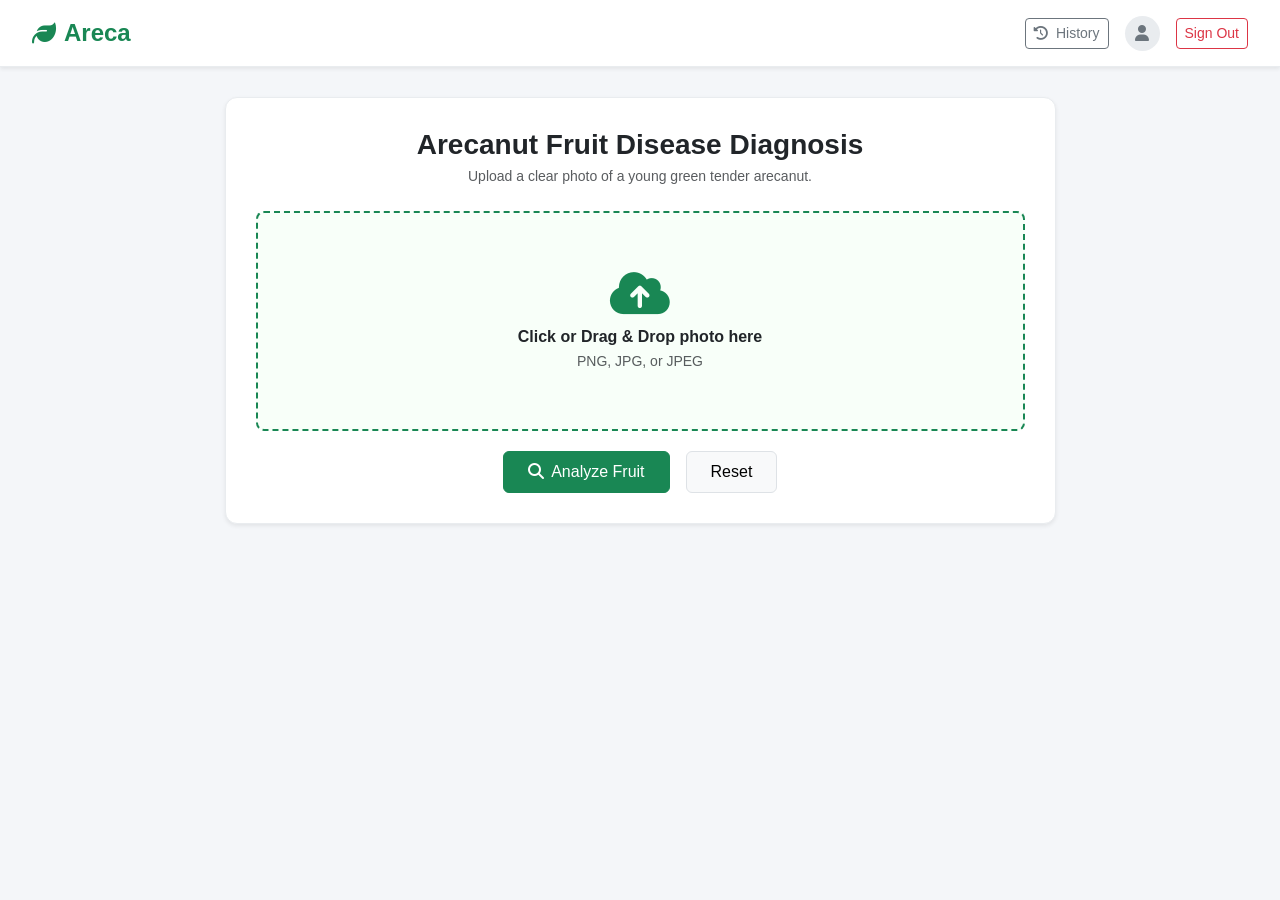
<file: ARECA-Deeksha/app/templates/index.html>
<!DOCTYPE html>
<html lang="en">
<head>
    <meta charset="UTF-8">
    <meta name="viewport" content="width=device-width, initial-scale=1.0">
    <title>Areca - Diagnostic Dashboard</title>
    <link href="https://cdn.jsdelivr.net/npm/bootstrap@5.3.0/dist/css/bootstrap.min.css" rel="stylesheet">
    <link rel="stylesheet" href="https://cdnjs.cloudflare.com/ajax/libs/font-awesome/6.4.0/css/all.min.css">
    <style>
        body {
            background-color: #f4f6f9;
            font-family: -apple-system, BlinkMacSystemFont, "Segoe UI", Roboto, sans-serif;
        }
        .navbar {
            background-color: #ffffff;
            border-bottom: 1px solid #e9ecef;
            padding: 10px 20px;
        }
        .navbar-brand {
            font-weight: bold;
            color: #198754 !important;
            font-size: 24px;
        }
        .profile-icon {
            width: 35px;
            height: 35px;
            border-radius: 50%;
            background-color: #e9ecef;
            display: flex;
            align-items: center;
            justify-content: center;
            color: #6c757d;
        }
        .upload-card {
            background-color: #ffffff;
            border-radius: 12px;
            border: 1px solid #e9ecef;
            padding: 30px;
            margin-top: 30px;
            position: relative;
        }
        .dropzone-area {
            border: 2px dashed #198754;
            border-radius: 8px;
            background-color: #f8fff9;
            min-height: 220px;
            display: flex;
            align-items: center;
            justify-content: center;
            cursor: pointer;
            margin-bottom: 20px;
        }
        .dropzone-area:hover {
            border-color: #146c43;
            background-color: #f1fbf3;
        }
        #previewImage {
            max-height: 200px;
            display: none;
            border-radius: 6px;
        }
        #loadingOverlay {
            display: none;
            position: absolute;
            top: 0;
            left: 0;
            width: 100%;
            height: 100%;
            background: rgba(255, 255, 255, 0.92);
            border-radius: 12px;
            z-index: 10;
            flex-direction: column;
            align-items: center;
            justify-content: center;
        }
    </style>
</head>
<body>

    <!-- Header / Navbar -->
    <nav class="navbar shadow-sm">
        <div class="container-fluid">
            <a class="navbar-brand d-flex align-items-center" href="/dashboard">
                <i class="fas fa-leaf me-2 text-success"></i> Areca
            </a>
            <div class="d-flex align-items-center gap-3">
                <a href="/history" class="btn btn-outline-secondary btn-sm">
                    <i class="fas fa-history me-1"></i> History
                </a>
                <div class="profile-icon">
                    <i class="fas fa-user"></i>
                </div>
                <a href="/" class="btn btn-outline-danger btn-sm">Sign Out</a>
            </div>
        </div>
    </nav>

    <!-- Main Content Area -->
    <div class="container pb-5">
        <div class="row justify-content-center">
            <div class="col-lg-9">
                
                <div class="upload-card text-center shadow-sm">
                    
                    <!-- Loading Spinner Overlay -->
                    <div id="loadingOverlay">
                        <div class="spinner-border text-success mb-3" style="width: 3rem; height: 3rem;" role="status">
                            <span class="visually-hidden">Loading...</span>
                        </div>
                        <h5 class="fw-bold text-dark m-0">Analyzing Tender Arecanut...</h5>
                        <p class="text-muted small mt-1">Running deep learning classification & Grad-CAM visualizer</p>
                    </div>

                    <h3 class="fw-bold mb-1">Arecanut Fruit Disease Diagnosis</h3>
                    <p class="text-muted small mb-4">Upload a clear photo of a young green tender arecanut.</p>
                    
                    <form action="/result" method="GET" id="uploadForm" onsubmit="showLoadingState(event)">
                        <input type="file" id="fileInput" name="fruit_image" accept="image/*" style="display: none;" onchange="previewSelectedImage(event)" required>
                        
                        <div class="dropzone-area" onclick="document.getElementById('fileInput').click()">
                            <div id="dropzonePrompt">
                                <i class="fas fa-cloud-upload-alt fa-3x text-success mb-2"></i>
                                <p class="m-0 fw-bold text-dark">Click or Drag & Drop photo here</p>
                                <span class="text-muted small">PNG, JPG, or JPEG</span>
                            </div>
                            <img id="previewImage" alt="Uploaded Arecanut Preview">
                        </div>

                        <div class="d-flex justify-content-center gap-3">
                            <button type="submit" class="btn btn-success px-4 py-2" id="analyzeBtn">
                                <i class="fas fa-search me-1"></i> Analyze Fruit
                            </button>
                            <button type="button" class="btn btn-light border px-4 py-2" onclick="resetImage()">Reset</button>
                        </div>
                    </form>
                </div>

            </div>
        </div>
    </div>

    <script>
        function previewSelectedImage(event) {
            const file = event.target.files[0];
            if (file) {
                const reader = new FileReader();
                reader.onload = function(e) {
                    const img = document.getElementById('previewImage');
                    img.src = e.target.result;
                    img.style.display = 'block';
                    document.getElementById('dropzonePrompt').style.display = 'none';
                }
                reader.readAsDataURL(file);
            }
        }

        function resetImage() {
            document.getElementById('fileInput').value = '';
            document.getElementById('previewImage').style.display = 'none';
            document.getElementById('dropzonePrompt').style.display = 'block';
        }

        function showLoadingState(event) {
            document.getElementById('loadingOverlay').style.display = 'flex';
        }
    </script>
    <script src="https://cdn.jsdelivr.net/npm/bootstrap@5.3.0/dist/js/bootstrap.bundle.min.js"></script>
</body>
</html>
</file>
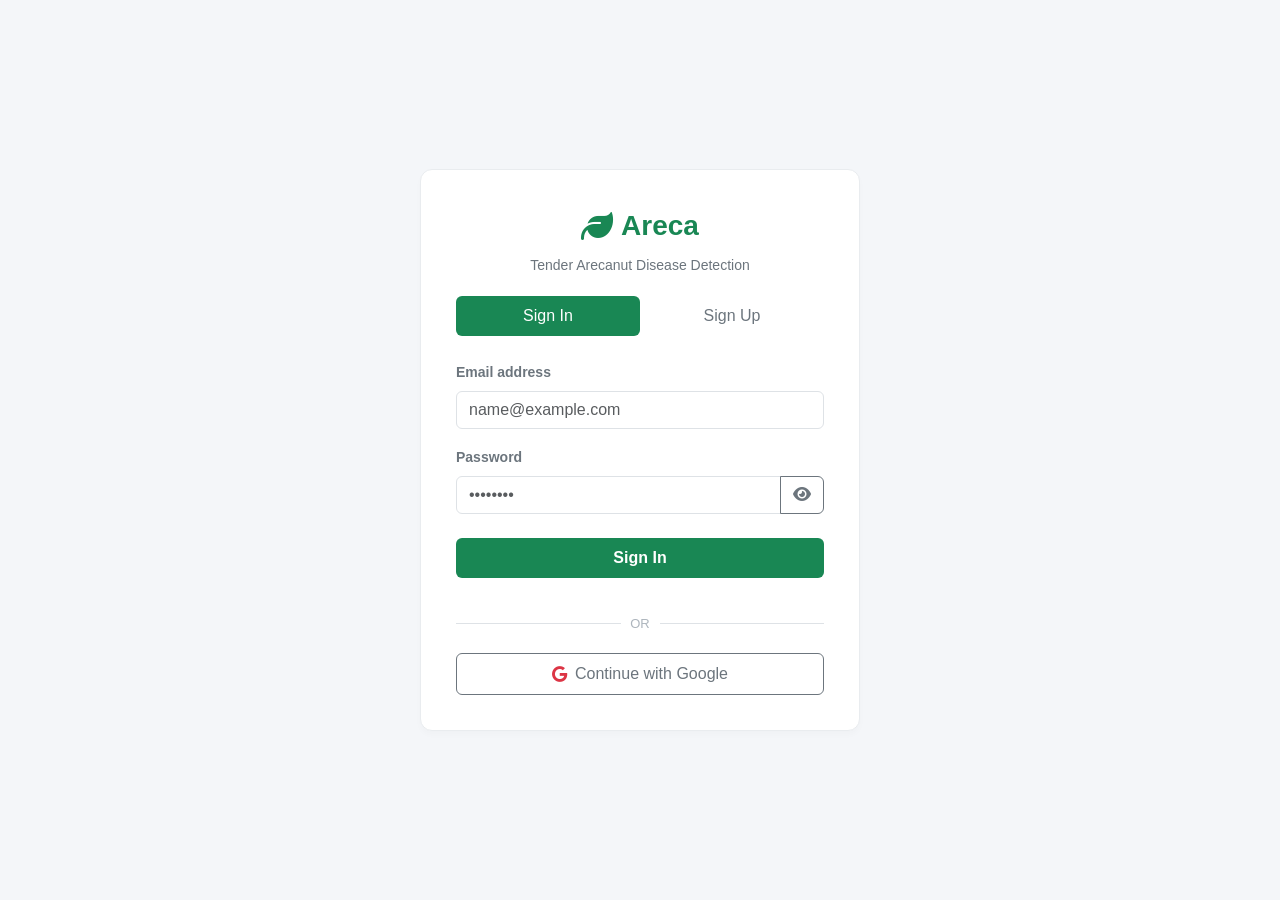
<file: ARECA-Deeksha/app/templates/login.html>
<!DOCTYPE html>
<html lang="en">
<head>
    <meta charset="UTF-8">
    <meta name="viewport" content="width=device-width, initial-scale=1.0">
    <title>Areca - Sign In / Sign Up</title>
    <link href="https://cdn.jsdelivr.net/npm/bootstrap@5.3.0/dist/css/bootstrap.min.css" rel="stylesheet">
    <link rel="stylesheet" href="https://cdnjs.cloudflare.com/ajax/libs/font-awesome/6.4.0/css/all.min.css">
    <style>
        body {
            background-color: #f4f6f9;
            font-family: -apple-system, BlinkMacSystemFont, "Segoe UI", Roboto, sans-serif;
            min-height: 100vh;
            display: flex;
            align-items: center;
            justify-content: center;
            padding: 20px 0;
        }
        .login-card {
            background-color: #ffffff;
            border-radius: 12px;
            border: 1px solid #e9ecef;
            padding: 35px;
            width: 100%;
            max-width: 440px;
            box-shadow: 0 4px 6px rgba(0, 0, 0, 0.02);
        }
        .brand-title {
            font-weight: bold;
            color: #198754;
            font-size: 28px;
            text-align: center;
            margin-bottom: 5px;
        }
        .brand-subtitle {
            text-align: center;
            color: #6c757d;
            font-size: 14px;
            margin-bottom: 20px;
        }
        .nav-pills .nav-link.active {
            background-color: #198754;
        }
        .nav-pills .nav-link {
            color: #6c757d;
            font-weight: 500;
        }
        .btn-green {
            background-color: #198754;
            color: #ffffff;
            border: none;
        }
        .btn-green:hover {
            background-color: #157347;
            color: #ffffff;
        }
        .divider {
            display: flex;
            align-items: center;
            text-align: center;
            color: #adb5bd;
            font-size: 13px;
            margin: 20px 0;
        }
        .divider::before, .divider::after {
            content: '';
            flex: 1;
            border-bottom: 1px solid #dee2e6;
        }
        .divider::before { margin-right: .75em; }
        .divider::after { margin-left: .75em; }
    </style>
</head>
<body>

    <div class="login-card">
        <div class="d-flex justify-content-center align-items-center mb-2">
            <i class="fas fa-leaf text-success fa-2x me-2"></i>
            <span class="brand-title m-0">Areca</span>
        </div>
        <p class="brand-subtitle">Tender Arecanut Disease Detection</p>

        <!-- Tab Controls -->
        <ul class="nav nav-pills nav-justified mb-4" id="authTabs" role="tablist">
            <li class="nav-item" role="presentation">
                <button class="nav-link active" id="signin-tab" data-bs-toggle="pill" data-bs-target="#signin-pane" type="button" role="tab">Sign In</button>
            </li>
            <li class="nav-item" role="presentation">
                <button class="nav-link" id="signup-tab" data-bs-toggle="pill" data-bs-target="#signup-pane" type="button" role="tab">Sign Up</button>
            </li>
        </ul>

        <div class="tab-content" id="authTabsContent">
            
            <!-- SIGN IN TAB -->
            <div class="tab-pane fade show active" id="signin-pane" role="tabpanel">
                <form action="/dashboard" method="GET">
                    <div class="mb-3">
                        <label for="signinEmail" class="form-label small fw-bold text-secondary">Email address</label>
                        <input type="email" class="form-control" id="signinEmail" required placeholder="name@example.com">
                    </div>
                    
                    <div class="mb-4">
                        <label for="signinPassword" class="form-label small fw-bold text-secondary">Password</label>
                        <div class="input-group">
                            <input type="password" class="form-control" id="signinPassword" required placeholder="••••••••">
                            <button class="btn btn-outline-secondary" type="button" onclick="togglePasswordVisibility('signinPassword', 'toggleIcon1')">
                                <i class="fas fa-eye" id="toggleIcon1"></i>
                            </button>
                        </div>
                    </div>

                    <button type="submit" class="btn btn-green w-100 py-2 mb-3 fw-bold">Sign In</button>
                </form>
            </div>

            <!-- SIGN UP TAB -->
            <div class="tab-pane fade" id="signup-pane" role="tabpanel">
                <form action="/dashboard" method="GET">
                    <div class="mb-3">
                        <label for="signupName" class="form-label small fw-bold text-secondary">Full Name</label>
                        <input type="text" class="form-control" id="signupName" required placeholder="John Doe">
                    </div>

                    <div class="mb-3">
                        <label for="signupEmail" class="form-label small fw-bold text-secondary">Email address</label>
                        <input type="email" class="form-control" id="signupEmail" required placeholder="name@example.com">
                    </div>
                    
                    <div class="mb-4">
                        <label for="signupPassword" class="form-label small fw-bold text-secondary">Password</label>
                        <div class="input-group">
                            <input type="password" class="form-control" id="signupPassword" required placeholder="Create password">
                            <button class="btn btn-outline-secondary" type="button" onclick="togglePasswordVisibility('signupPassword', 'toggleIcon2')">
                                <i class="fas fa-eye" id="toggleIcon2"></i>
                            </button>
                        </div>
                    </div>

                    <button type="submit" class="btn btn-green w-100 py-2 mb-3 fw-bold">Create Account</button>
                </form>
            </div>

        </div>

        <div class="divider">OR</div>

        <!-- Google OAuth Button -->
        <a href="/dashboard" class="btn btn-outline-secondary w-100 py-2 d-flex align-items-center justify-content-center gap-2 text-decoration-none">
            <i class="fab fa-google text-danger"></i> Continue with Google
        </a>
    </div>

    <script>
        function togglePasswordVisibility(inputId, iconId) {
            const pwdInput = document.getElementById(inputId);
            const icon = document.getElementById(iconId);
            
            if (pwdInput.type === 'password') {
                pwdInput.type = 'text';
                icon.classList.remove('fa-eye');
                icon.classList.add('fa-eye-slash');
            } else {
                pwdInput.type = 'password';
                icon.classList.remove('fa-eye-slash');
                icon.classList.add('fa-eye');
            }
        }
    </script>
    <script src="https://cdn.jsdelivr.net/npm/bootstrap@5.3.0/dist/js/bootstrap.bundle.min.js"></script>
</body>
</html>
</file>
